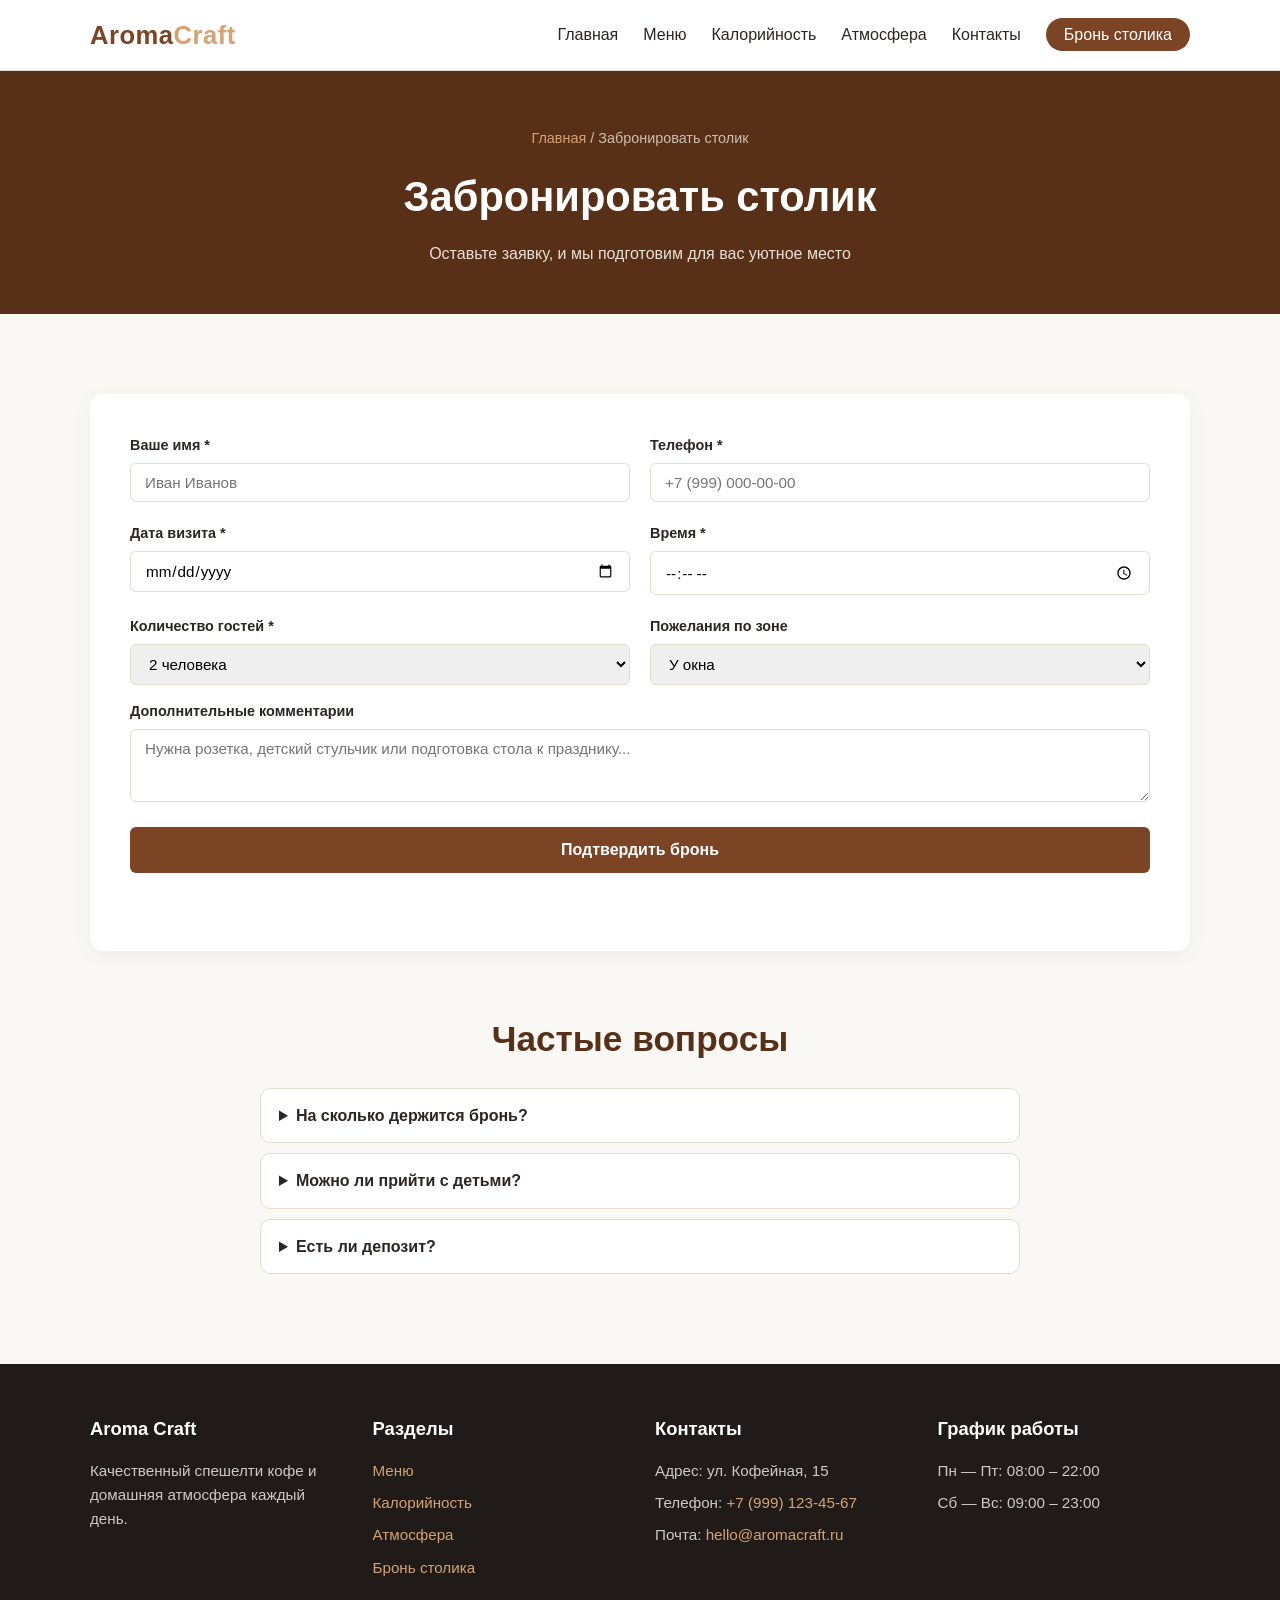
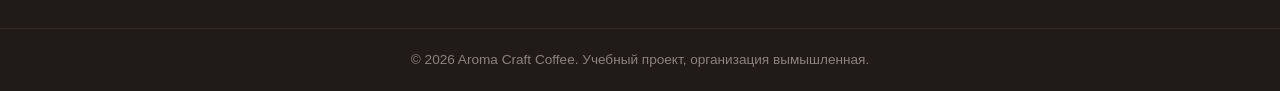
<file: booking.html>
<!DOCTYPE html>
<html lang="ru">
<head>
  <meta charset="UTF-8">
  <meta name="viewport" content="width=device-width, initial-scale=1.0">

  <!-- SEO-метатеги -->
  <title>Забронировать столик в кофейне Aroma Craft онлайн</title>
  <meta name="description" content="Онлайн-бронь столика в Aroma Craft: выберите дату, время, число гостей и зону. Тихая зона, окно или веранда.">
  <meta name="keywords" content="забронировать столик, бронь кофейня, столик онлайн">
  <meta name="robots" content="index, follow">
  <link rel="canonical" href="http://u993784c.beget.tech/booking.html">

  <!-- Open Graph (превью в соцсетях и мессенджерах) -->
  <meta property="og:type" content="website">
  <meta property="og:title" content="Забронировать столик в кофейне Aroma Craft онлайн">
  <meta property="og:description" content="Онлайн-бронь столика в Aroma Craft: выберите дату, время, число гостей и зону. Тихая зона, окно или веранда.">
  <meta property="og:url" content="http://u993784c.beget.tech/booking.html">
  <meta property="og:locale" content="ru_RU">

  <link rel="stylesheet" href="style.css">
  <!-- Yandex.Metrika counter -->
<script>
    (function(m,e,t,r,i,k,a){
        m[i]=m[i]||function(){(m[i].a=m[i].a||[]).push(arguments)};
        m[i].l=1*new Date();
        for (var j = 0; j < document.scripts.length; j++) {if (document.scripts[j].src === r) { return; }}
        k=e.createElement(t),a=e.getElementsByTagName(t)[0],k.async=1,k.src=r,a.parentNode.insertBefore(k,a)
    })(window, document,'script','https://mc.yandex.ru/metrika/tag.js?id=113708722', 'ym');

    ym(113708722, 'init', {ssr:true, webvisor:true, clickmap:true, ecommerce:"dataLayer", referrer: document.referrer, url: location.href, accurateTrackBounce:true, trackLinks:true});
</script>

</head>
<body>
<noscript><div><img src="https://mc.yandex.ru/watch/113708722" style="position:absolute; left:-9999px;" alt="" /></div></noscript>
<!-- /Yandex.Metrika counter -->
  <!-- Шапка сайта (одинаковая на всех страницах) -->
  <header class="header">
    <div class="container header-container">
      <a href="index.html" class="logo">Aroma<span>Craft</span></a>
      <button class="burger" type="button" aria-label="Открыть меню" aria-expanded="false">☰</button>
      <nav class="nav" aria-label="Основное меню">
        <ul class="nav-list">
          <li class="nav-item"><a href="index.html" class="nav-link">Главная</a></li>
          <li class="nav-item"><a href="menu.html" class="nav-link">Меню</a></li>
          <li class="nav-item"><a href="nutrition.html" class="nav-link">Калорийность</a></li>
          <li class="nav-item"><a href="atmosphere.html" class="nav-link">Атмосфера</a></li>
          <li class="nav-item"><a href="contacts.html" class="nav-link">Контакты</a></li>
          <li class="nav-item"><a href="booking.html" class="nav-link nav-btn nav-link--active">Бронь столика</a></li>
        </ul>
      </nav>
    </div>
  </header>

  <main>
    <section class="page-hero">
      <div class="container">
        <nav class="breadcrumbs" aria-label="Хлебные крошки"><a href="index.html">Главная</a> / <span>Забронировать столик</span></nav>
        <h1 class="page-title">Забронировать столик</h1>
        <p class="page-subtitle">Оставьте заявку, и мы подготовим для вас уютное место</p>
      </div>
    </section>
    <section class="section booking-section">
      <div class="container">
        <div class="booking-wrapper">
          <form class="booking-form" id="booking-form" action="#" method="POST">
            <div class="form-grid">
              <div class="form-group">
                <label for="user-name">Ваше имя *</label>
                <input type="text" id="user-name" name="name" required minlength="2" placeholder="Иван Иванов" autocomplete="name">
              </div>
              <div class="form-group">
                <label for="user-phone">Телефон *</label>
                <input type="tel" id="user-phone" name="phone" required pattern="[0-9+\s\-\(\)]{10,}" title="Телефон: не менее 10 цифр" placeholder="+7 (999) 000-00-00" autocomplete="tel">
              </div>
              <div class="form-group">
                <label for="visit-date">Дата визита *</label>
                <input type="date" id="visit-date" name="date" required>
              </div>
              <div class="form-group">
                <label for="visit-time">Время *</label>
                <input type="time" id="visit-time" name="time" required min="08:00" max="22:00">
              </div>
              <div class="form-group">
                <label for="guests-count">Количество гостей *</label>
                <select id="guests-count" name="guests" required>
                  <option value="1">1 человек</option>
                  <option value="2" selected>2 человека</option>
                  <option value="3-4">3–4 человека</option>
                  <option value="5+">5 и более</option>
                </select>
              </div>
              <div class="form-group">
                <label for="seating-zone">Пожелания по зоне</label>
                <select id="seating-zone" name="zone">
                  <option value="window">У окна</option>
                  <option value="quiet">Тихая зона (для работы)</option>
                  <option value="terrace">Веранда</option>
                </select>
              </div>
            </div>
            <div class="form-group full-width">
              <label for="user-comment">Дополнительные комментарии</label>
              <textarea id="user-comment" name="comment" rows="3" placeholder="Нужна розетка, детский стульчик или подготовка стола к празднику..."></textarea>
            </div>
            <button type="submit" class="btn btn-primary submit-btn">Подтвердить бронь</button>
            <p class="form-msg" id="form-msg" role="status"></p>
          </form>
        </div>

        <div class="faq">
          <h2 class="section-title">Частые вопросы</h2>
          <details><summary>На сколько держится бронь?</summary><p>Столик ждёт вас 15 минут после выбранного времени.</p></details>
          <details><summary>Можно ли прийти с детьми?</summary><p>Да, у нас есть детские стульчики. Укажите это в комментарии.</p></details>
          <details><summary>Есть ли депозит?</summary><p>Нет, для компаний до 8 человек бронь бесплатная.</p></details>
        </div>
      </div>
    </section>
  </main>

  <!-- Подвал сайта (одинаковый на всех страницах) -->
  <footer class="footer">
    <div class="container footer-container">
      <div class="footer-col">
        <h3 class="footer-title">Aroma Craft</h3>
        <p>Качественный спешелти кофе и домашняя атмосфера каждый день.</p>
      </div>
      <div class="footer-col">
        <h3 class="footer-title">Разделы</h3>
        <p><a href="menu.html">Меню</a></p>
        <p><a href="nutrition.html">Калорийность</a></p>
        <p><a href="atmosphere.html">Атмосфера</a></p>
        <p><a href="booking.html">Бронь столика</a></p>
      </div>
      <div class="footer-col">
        <h3 class="footer-title">Контакты</h3>
        <p>Адрес: ул. Кофейная, 15</p>
        <p>Телефон: <a href="tel:+79991234567">+7 (999) 123-45-67</a></p>
        <p>Почта: <a href="mailto:hello@aromacraft.ru">hello@aromacraft.ru</a></p>
      </div>
      <div class="footer-col">
        <h3 class="footer-title">График работы</h3>
        <p>Пн — Пт: 08:00 – 22:00</p>
        <p>Сб — Вс: 09:00 – 23:00</p>
      </div>
    </div>
    <div class="footer-bottom">
      <div class="container">
        <p>&copy; 2026 Aroma Craft Coffee. Учебный проект, организация вымышленная.</p>
      </div>
    </div>
  </footer>

  <script src="script.js"></script>
</body>
</html>
</file>
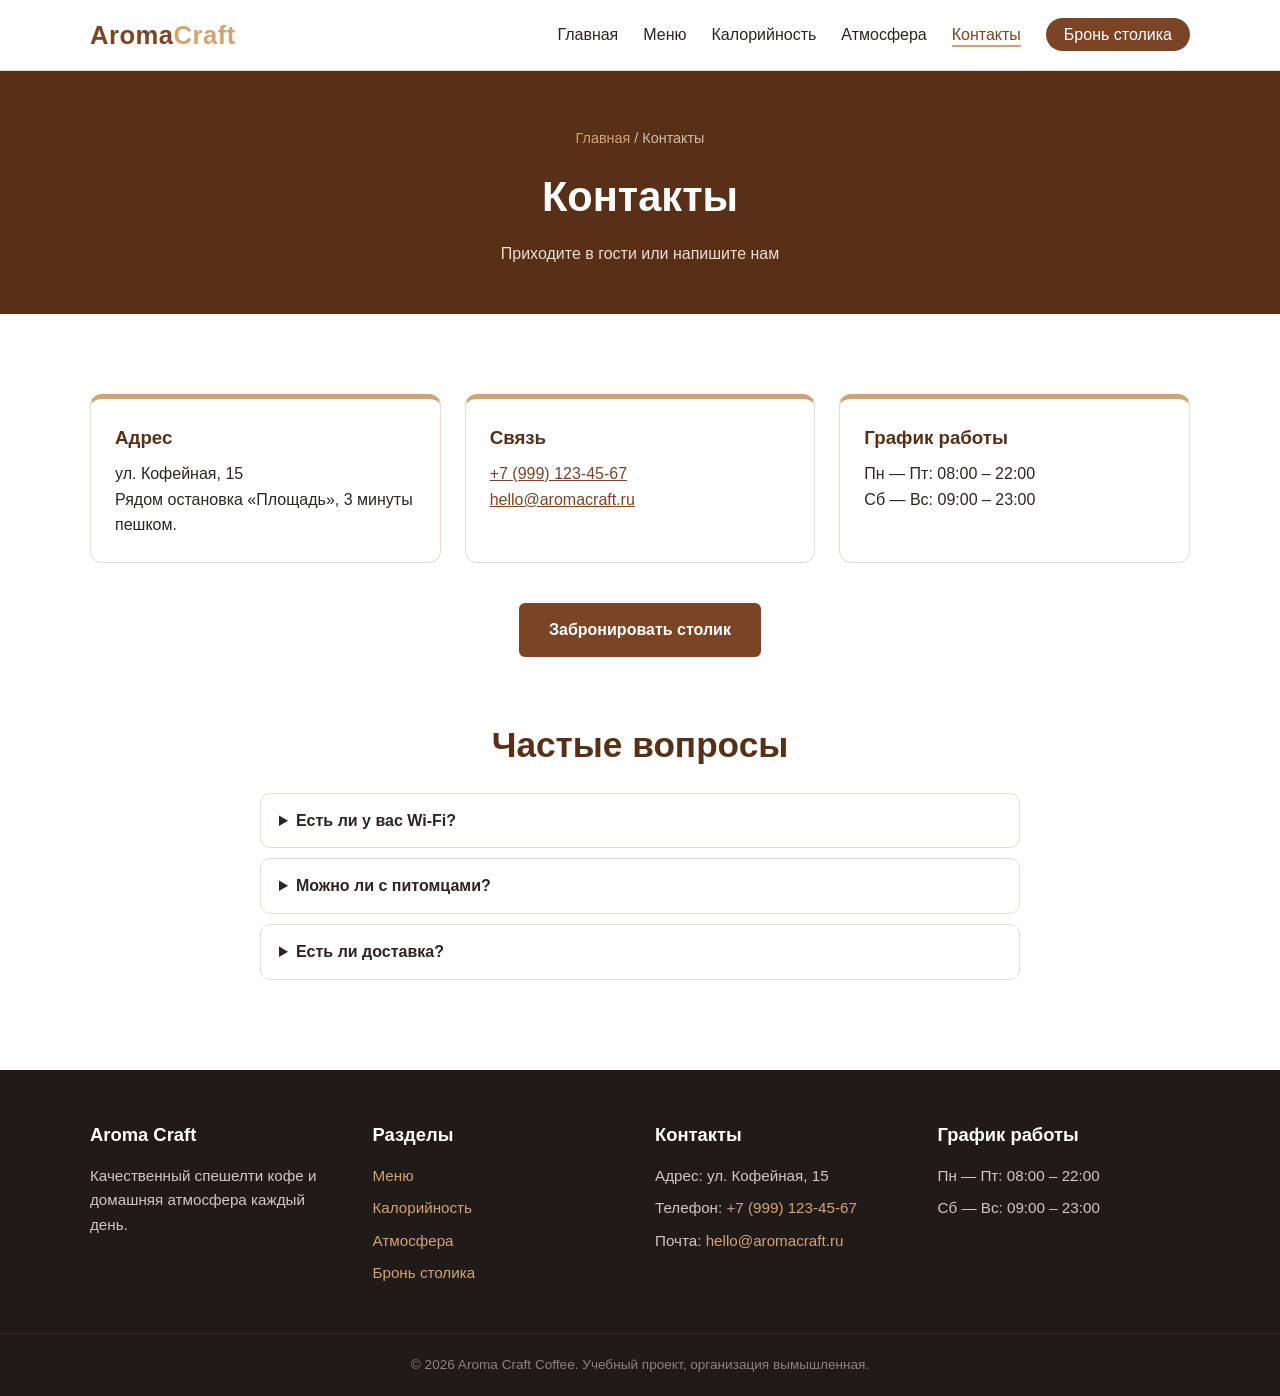
<file: contacts.html>
<!DOCTYPE html>
<html lang="ru">
<head>
  <meta charset="UTF-8">
  <meta name="viewport" content="width=device-width, initial-scale=1.0">

  <!-- SEO-метатеги -->
  <title>Контакты кофейни Aroma Craft — адрес, телефон, график работы</title>
  <meta name="description" content="Как найти Aroma Craft: адрес, телефон, почта и график работы. Ответы на частые вопросы гостей.">
  <meta name="keywords" content="контакты кофейни, адрес кофейни, телефон кофейни, режим работы">
  <meta name="robots" content="index, follow">
  <link rel="canonical" href="http://u993784c.beget.tech/contacts.html">

  <!-- Open Graph (превью в соцсетях и мессенджерах) -->
  <meta property="og:type" content="website">
  <meta property="og:title" content="Контакты кофейни Aroma Craft — адрес, телефон, график работы">
  <meta property="og:description" content="Как найти Aroma Craft: адрес, телефон, почта и график работы. Ответы на частые вопросы гостей.">
  <meta property="og:url" content="http://u993784c.beget.tech/contacts.html">
  <meta property="og:locale" content="ru_RU">

  <link rel="stylesheet" href="style.css">
  <!-- Микроразметка Schema.org: вопросы и ответы -->
  <script type="application/ld+json">
  {
    "@context": "https://schema.org",
    "@type": "FAQPage",
    "mainEntity": [
      {"@type": "Question", "name": "Есть ли у вас Wi-Fi?", "acceptedAnswer": {"@type": "Answer", "text": "Да, быстрый бесплатный Wi-Fi во всех зонах."}},
      {"@type": "Question", "name": "Можно ли с питомцами?", "acceptedAnswer": {"@type": "Answer", "text": "Да, с небольшими собаками на веранде."}},
      {"@type": "Question", "name": "Есть ли доставка?", "acceptedAnswer": {"@type": "Answer", "text": "Пока нет, напитки и выпечку можно заказать с собой."}}
    ]
  }
  </script>
  <!-- Yandex.Metrika counter -->
<script>
    (function(m,e,t,r,i,k,a){
        m[i]=m[i]||function(){(m[i].a=m[i].a||[]).push(arguments)};
        m[i].l=1*new Date();
        for (var j = 0; j < document.scripts.length; j++) {if (document.scripts[j].src === r) { return; }}
        k=e.createElement(t),a=e.getElementsByTagName(t)[0],k.async=1,k.src=r,a.parentNode.insertBefore(k,a)
    })(window, document,'script','https://mc.yandex.ru/metrika/tag.js?id=113708722', 'ym');

    ym(113708722, 'init', {ssr:true, webvisor:true, clickmap:true, ecommerce:"dataLayer", referrer: document.referrer, url: location.href, accurateTrackBounce:true, trackLinks:true});
</script>

</head>
<body>
<noscript><div><img src="https://mc.yandex.ru/watch/113708722" style="position:absolute; left:-9999px;" alt="" /></div></noscript>
<!-- /Yandex.Metrika counter -->
  <!-- Шапка сайта (одинаковая на всех страницах) -->
  <header class="header">
    <div class="container header-container">
      <a href="index.html" class="logo">Aroma<span>Craft</span></a>
      <button class="burger" type="button" aria-label="Открыть меню" aria-expanded="false">☰</button>
      <nav class="nav" aria-label="Основное меню">
        <ul class="nav-list">
          <li class="nav-item"><a href="index.html" class="nav-link">Главная</a></li>
          <li class="nav-item"><a href="menu.html" class="nav-link">Меню</a></li>
          <li class="nav-item"><a href="nutrition.html" class="nav-link">Калорийность</a></li>
          <li class="nav-item"><a href="atmosphere.html" class="nav-link">Атмосфера</a></li>
          <li class="nav-item"><a href="contacts.html" class="nav-link nav-link--active">Контакты</a></li>
          <li class="nav-item"><a href="booking.html" class="nav-link nav-btn">Бронь столика</a></li>
        </ul>
      </nav>
    </div>
  </header>

  <main>
    <section class="page-hero">
      <div class="container">
        <nav class="breadcrumbs" aria-label="Хлебные крошки"><a href="index.html">Главная</a> / <span>Контакты</span></nav>
        <h1 class="page-title">Контакты</h1>
        <p class="page-subtitle">Приходите в гости или напишите нам</p>
      </div>
    </section>
    <section class="section">
      <div class="container">
        <div class="info-cards">
          <article class="info-card"><h3>Адрес</h3><p>ул. Кофейная, 15</p><p>Рядом остановка «Площадь», 3 минуты пешком.</p></article>
          <article class="info-card"><h3>Связь</h3><p><a href="tel:+79991234567">+7 (999) 123-45-67</a></p><p><a href="mailto:hello@aromacraft.ru">hello@aromacraft.ru</a></p></article>
          <article class="info-card"><h3>График работы</h3><p>Пн — Пт: 08:00 – 22:00</p><p>Сб — Вс: 09:00 – 23:00</p></article>
        </div>
        <p class="more-link"><a class="btn btn-dark" href="booking.html">Забронировать столик</a></p>

        <div class="faq">
          <h2 class="section-title">Частые вопросы</h2>
          <details><summary>Есть ли у вас Wi-Fi?</summary><p>Да, быстрый бесплатный Wi-Fi во всех зонах.</p></details>
          <details><summary>Можно ли с питомцами?</summary><p>Да, с небольшими собаками на веранде.</p></details>
          <details><summary>Есть ли доставка?</summary><p>Пока нет, напитки и выпечку можно заказать с собой.</p></details>
        </div>
      </div>
    </section>
  </main>

  <!-- Подвал сайта (одинаковый на всех страницах) -->
  <footer class="footer">
    <div class="container footer-container">
      <div class="footer-col">
        <h3 class="footer-title">Aroma Craft</h3>
        <p>Качественный спешелти кофе и домашняя атмосфера каждый день.</p>
      </div>
      <div class="footer-col">
        <h3 class="footer-title">Разделы</h3>
        <p><a href="menu.html">Меню</a></p>
        <p><a href="nutrition.html">Калорийность</a></p>
        <p><a href="atmosphere.html">Атмосфера</a></p>
        <p><a href="booking.html">Бронь столика</a></p>
      </div>
      <div class="footer-col">
        <h3 class="footer-title">Контакты</h3>
        <p>Адрес: ул. Кофейная, 15</p>
        <p>Телефон: <a href="tel:+79991234567">+7 (999) 123-45-67</a></p>
        <p>Почта: <a href="mailto:hello@aromacraft.ru">hello@aromacraft.ru</a></p>
      </div>
      <div class="footer-col">
        <h3 class="footer-title">График работы</h3>
        <p>Пн — Пт: 08:00 – 22:00</p>
        <p>Сб — Вс: 09:00 – 23:00</p>
      </div>
    </div>
    <div class="footer-bottom">
      <div class="container">
        <p>&copy; 2026 Aroma Craft Coffee. Учебный проект, организация вымышленная.</p>
      </div>
    </div>
  </footer>

  <script src="script.js"></script>
</body>
</html>
</file>
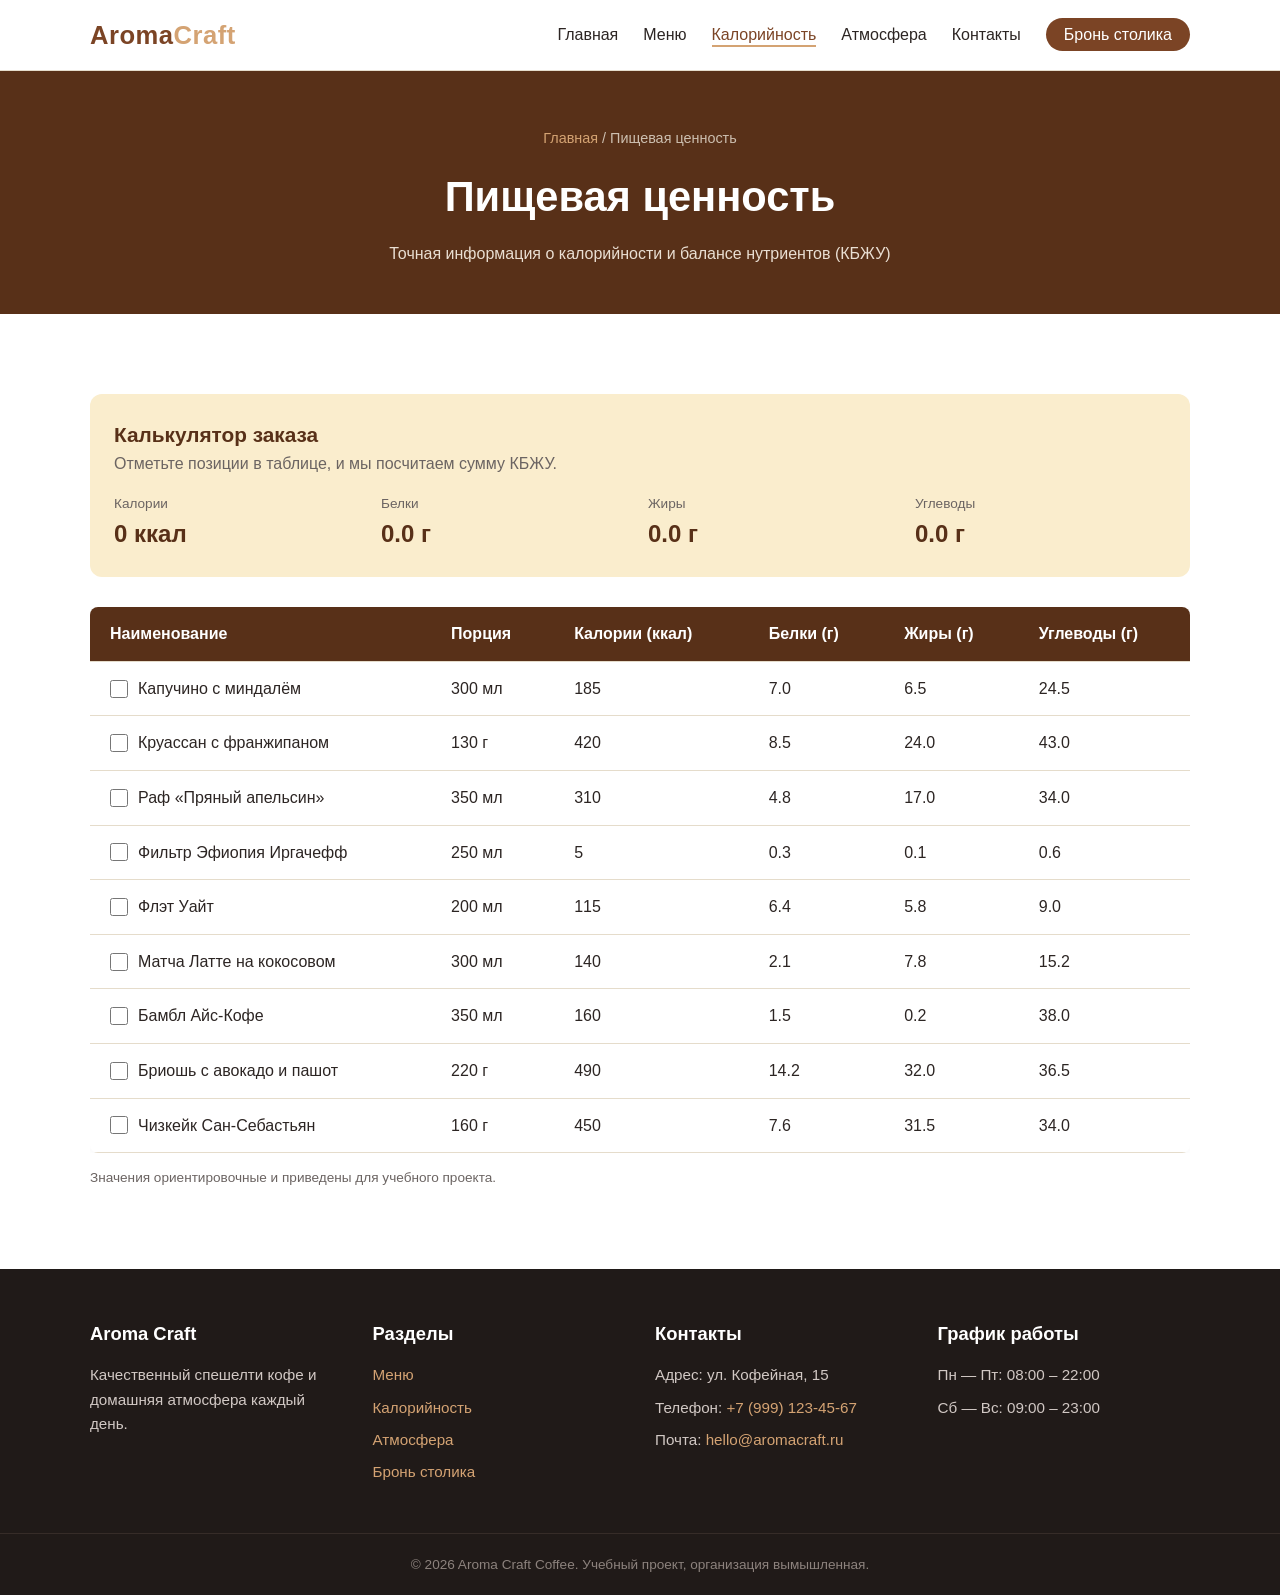
<file: nutrition.html>
<!DOCTYPE html>
<html lang="ru">
<head>
  <meta charset="UTF-8">
  <meta name="viewport" content="width=device-width, initial-scale=1.0">

  <!-- SEO-метатеги -->
  <title>Калорийность и КБЖУ меню Aroma Craft — таблица и калькулятор</title>
  <meta name="description" content="Пищевая ценность всех позиций кофейни Aroma Craft: калории, белки, жиры и углеводы. Отметьте блюда и посчитайте КБЖУ своего заказа.">
  <meta name="keywords" content="калорийность кофе, кбжу меню, калории капучино, калькулятор калорий">
  <meta name="robots" content="index, follow">
  <link rel="canonical" href="http://u993784c.beget.tech/nutrition.html">

  <!-- Open Graph (превью в соцсетях и мессенджерах) -->
  <meta property="og:type" content="website">
  <meta property="og:title" content="Калорийность и КБЖУ меню Aroma Craft — таблица и калькулятор">
  <meta property="og:description" content="Пищевая ценность всех позиций кофейни Aroma Craft: калории, белки, жиры и углеводы. Отметьте блюда и посчитайте КБЖУ своего заказа.">
  <meta property="og:url" content="http://u993784c.beget.tech/nutrition.html">
  <meta property="og:locale" content="ru_RU">

  <link rel="stylesheet" href="style.css">
  <!-- Yandex.Metrika counter -->
<script>
    (function(m,e,t,r,i,k,a){
        m[i]=m[i]||function(){(m[i].a=m[i].a||[]).push(arguments)};
        m[i].l=1*new Date();
        for (var j = 0; j < document.scripts.length; j++) {if (document.scripts[j].src === r) { return; }}
        k=e.createElement(t),a=e.getElementsByTagName(t)[0],k.async=1,k.src=r,a.parentNode.insertBefore(k,a)
    })(window, document,'script','https://mc.yandex.ru/metrika/tag.js?id=113708722', 'ym');

    ym(113708722, 'init', {ssr:true, webvisor:true, clickmap:true, ecommerce:"dataLayer", referrer: document.referrer, url: location.href, accurateTrackBounce:true, trackLinks:true});
</script>

</head>
<body>
<noscript><div><img src="https://mc.yandex.ru/watch/113708722" style="position:absolute; left:-9999px;" alt="" /></div></noscript>
<!-- /Yandex.Metrika counter -->
  <!-- Шапка сайта (одинаковая на всех страницах) -->
  <header class="header">
    <div class="container header-container">
      <a href="index.html" class="logo">Aroma<span>Craft</span></a>
      <button class="burger" type="button" aria-label="Открыть меню" aria-expanded="false">☰</button>
      <nav class="nav" aria-label="Основное меню">
        <ul class="nav-list">
          <li class="nav-item"><a href="index.html" class="nav-link">Главная</a></li>
          <li class="nav-item"><a href="menu.html" class="nav-link">Меню</a></li>
          <li class="nav-item"><a href="nutrition.html" class="nav-link nav-link--active">Калорийность</a></li>
          <li class="nav-item"><a href="atmosphere.html" class="nav-link">Атмосфера</a></li>
          <li class="nav-item"><a href="contacts.html" class="nav-link">Контакты</a></li>
          <li class="nav-item"><a href="booking.html" class="nav-link nav-btn">Бронь столика</a></li>
        </ul>
      </nav>
    </div>
  </header>

  <main>
    <section class="page-hero">
      <div class="container">
        <nav class="breadcrumbs" aria-label="Хлебные крошки"><a href="index.html">Главная</a> / <span>Пищевая ценность</span></nav>
        <h1 class="page-title">Пищевая ценность</h1>
        <p class="page-subtitle">Точная информация о калорийности и балансе нутриентов (КБЖУ)</p>
      </div>
    </section>
    <section class="section">
      <div class="container">
        <div class="calc-box" aria-live="polite">
          <h2 class="calc-title">Калькулятор заказа</h2>
          <p class="calc-hint">Отметьте позиции в таблице, и мы посчитаем сумму КБЖУ.</p>
          <dl class="calc-grid">
            <div><dt>Калории</dt><dd><span id="sum-kcal">0</span> ккал</dd></div>
            <div><dt>Белки</dt><dd><span id="sum-p">0.0</span> г</dd></div>
            <div><dt>Жиры</dt><dd><span id="sum-f">0.0</span> г</dd></div>
            <div><dt>Углеводы</dt><dd><span id="sum-c">0.0</span> г</dd></div>
          </dl>
        </div>

        <div class="table-responsive">
          <table class="nutrition-table">
            <caption class="visually-hidden">Пищевая ценность позиций меню Aroma Craft</caption>
            <thead>
              <tr>
                <th scope="col">Наименование</th>
                <th scope="col">Порция</th>
                <th scope="col">Калории (ккал)</th>
                <th scope="col">Белки (г)</th>
                <th scope="col">Жиры (г)</th>
                <th scope="col">Углеводы (г)</th>
              </tr>
            </thead>
            <tbody>
              <tr>
                <td><label class="check-label"><input type="checkbox" class="calc-check" data-kcal="185" data-p="7.0" data-f="6.5" data-c="24.5"> Капучино с миндалём</label></td>
                <td>300 мл</td>
                <td>185</td>
                <td>7.0</td>
                <td>6.5</td>
                <td>24.5</td>
              </tr>
              <tr>
                <td><label class="check-label"><input type="checkbox" class="calc-check" data-kcal="420" data-p="8.5" data-f="24.0" data-c="43.0"> Круассан с франжипаном</label></td>
                <td>130 г</td>
                <td>420</td>
                <td>8.5</td>
                <td>24.0</td>
                <td>43.0</td>
              </tr>
              <tr>
                <td><label class="check-label"><input type="checkbox" class="calc-check" data-kcal="310" data-p="4.8" data-f="17.0" data-c="34.0"> Раф «Пряный апельсин»</label></td>
                <td>350 мл</td>
                <td>310</td>
                <td>4.8</td>
                <td>17.0</td>
                <td>34.0</td>
              </tr>
              <tr>
                <td><label class="check-label"><input type="checkbox" class="calc-check" data-kcal="5" data-p="0.3" data-f="0.1" data-c="0.6"> Фильтр Эфиопия Иргачефф</label></td>
                <td>250 мл</td>
                <td>5</td>
                <td>0.3</td>
                <td>0.1</td>
                <td>0.6</td>
              </tr>
              <tr>
                <td><label class="check-label"><input type="checkbox" class="calc-check" data-kcal="115" data-p="6.4" data-f="5.8" data-c="9.0"> Флэт Уайт</label></td>
                <td>200 мл</td>
                <td>115</td>
                <td>6.4</td>
                <td>5.8</td>
                <td>9.0</td>
              </tr>
              <tr>
                <td><label class="check-label"><input type="checkbox" class="calc-check" data-kcal="140" data-p="2.1" data-f="7.8" data-c="15.2"> Матча Латте на кокосовом</label></td>
                <td>300 мл</td>
                <td>140</td>
                <td>2.1</td>
                <td>7.8</td>
                <td>15.2</td>
              </tr>
              <tr>
                <td><label class="check-label"><input type="checkbox" class="calc-check" data-kcal="160" data-p="1.5" data-f="0.2" data-c="38.0"> Бамбл Айс-Кофе</label></td>
                <td>350 мл</td>
                <td>160</td>
                <td>1.5</td>
                <td>0.2</td>
                <td>38.0</td>
              </tr>
              <tr>
                <td><label class="check-label"><input type="checkbox" class="calc-check" data-kcal="490" data-p="14.2" data-f="32.0" data-c="36.5"> Бриошь с авокадо и пашот</label></td>
                <td>220 г</td>
                <td>490</td>
                <td>14.2</td>
                <td>32.0</td>
                <td>36.5</td>
              </tr>
              <tr>
                <td><label class="check-label"><input type="checkbox" class="calc-check" data-kcal="450" data-p="7.6" data-f="31.5" data-c="34.0"> Чизкейк Сан-Себастьян</label></td>
                <td>160 г</td>
                <td>450</td>
                <td>7.6</td>
                <td>31.5</td>
                <td>34.0</td>
              </tr>
            </tbody>
          </table>
        </div>
        <p class="note">Значения ориентировочные и приведены для учебного проекта.</p>
      </div>
    </section>
  </main>

  <!-- Подвал сайта (одинаковый на всех страницах) -->
  <footer class="footer">
    <div class="container footer-container">
     <div class="footer-col">
  <h3 class="footer-title">Aroma Craft</h3>
  <p>Качественный спешелти кофе и домашняя атмосфера каждый день.</p>
</div>
      <div class="footer-col">
        <h3 class="footer-title">Разделы</h3>
        <p><a href="menu.html">Меню</a></p>
        <p><a href="nutrition.html">Калорийность</a></p>
        <p><a href="atmosphere.html">Атмосфера</a></p>
        <p><a href="booking.html">Бронь столика</a></p>
      </div>
      <div class="footer-col">
        <h3 class="footer-title">Контакты</h3>
        <p>Адрес: ул. Кофейная, 15</p>
        <p>Телефон: <a href="tel:+79991234567">+7 (999) 123-45-67</a></p>
        <p>Почта: <a href="mailto:hello@aromacraft.ru">hello@aromacraft.ru</a></p>
      </div>
      <div class="footer-col">
        <h3 class="footer-title">График работы</h3>
        <p>Пн — Пт: 08:00 – 22:00</p>
        <p>Сб — Вс: 09:00 – 23:00</p>
      </div>
    </div>
    <div class="footer-bottom">
      <div class="container">
        <p>&copy; 2026 Aroma Craft Coffee. Учебный проект, организация вымышленная.</p>
      </div>
    </div>
  </footer>

  <script src="script.js"></script>
</body>
</html>
</file>
<file: style.css>
/* --- ПЕРЕМЕННЫЕ И БАЗОВЫЕ НАСТРОЙКИ --- */
:root {
  --primary-color: #7b4425;
  --primary-dark: #583018;
  --secondary-color: #d4a373;
  --accent-color: #faedcd;
  --text-dark: #2c2523;
  --text-muted: #6b6462;
  --bg-light: #fefae0;
  --bg-white: #ffffff;
  --border-color: #e5dccb;
  --transition-speed: 0.3s;
  --font-main: -apple-system, BlinkMacSystemFont, "Segoe UI", Roboto, Oxygen, Ubuntu, Cantarell, sans-serif;
}

* {
  box-sizing: border-box;
  margin: 0;
  padding: 0;
}

html {
  scroll-behavior: smooth;
  font-family: var(--font-main);
  color: var(--text-dark);
  background-color: var(--bg-white);
  line-height: 1.6;
}

body {
  display: flex;
  flex-direction: column;
  min-height: 100vh;
}

/* --- КОНТЕЙНЕРЫ И ТИПОГРАФИКА --- */
.container {
  width: 100%;
  max-width: 1140px;
  margin: 0 auto;
  padding: 0 20px;
}

.section {
  padding: 80px 0;
}

.section-header {
  text-align: center;
  margin-bottom: 45px;
}

.section-title {
  font-size: 2.2rem;
  color: var(--primary-dark);
  margin-bottom: 10px;
}

.section-desc {
  font-size: 1.1rem;
  color: var(--text-muted);
}

/* --- ШАПКА И НАВИГАЦИЯ --- */
.header {
  position: sticky;
  top: 0;
  z-index: 100;
  background-color: rgba(255, 255, 255, 0.96);
  backdrop-filter: blur(8px);
  border-bottom: 1px solid var(--border-color);
}

.header-container {
  display: flex;
  justify-content: space-between;
  align-items: center;
  height: 70px;
}

.logo {
  font-size: 1.6rem;
  font-weight: 800;
  color: var(--primary-color);
  text-decoration: none;
  letter-spacing: 0.5px;
}

.logo span {
  color: var(--secondary-color);
}

.nav-list {
  display: flex;
  gap: 25px;
  list-style: none;
  align-items: center;
}

.nav-link {
  text-decoration: none;
  color: var(--text-dark);
  font-weight: 500;
  transition: color var(--transition-speed) ease;
}

.nav-link:hover {
  color: var(--primary-color);
}

.nav-btn {
  padding: 8px 18px;
  background-color: var(--primary-color);
  color: #fff !important;
  border-radius: 20px;
  transition: background-color var(--transition-speed) ease;
}

.nav-btn:hover {
  background-color: var(--primary-dark);
}

/* --- ГЛАВНЫЙ БАННЕР (HERO) --- */
.hero {
  background: linear-gradient(rgba(30, 20, 15, 0.7), rgba(30, 20, 15, 0.7)),
              url("images/hero.webp") center/cover no-repeat;
  color: #ffffff;
  padding: 130px 0;
  text-align: center;
}

.hero-title {
  font-size: 3rem;
  line-height: 1.2;
  margin-bottom: 20px;
}

.hero-subtitle {
  font-size: 1.25rem;
  max-width: 650px;
  margin: 0 auto 35px;
  color: #f0ebe5;
}

.hero-actions {
  display: flex;
  justify-content: center;
  gap: 15px;
  flex-wrap: wrap;
}

.btn {
  display: inline-block;
  padding: 12px 28px;
  font-weight: 600;
  border-radius: 6px;
  text-decoration: none;
  transition: all var(--transition-speed) ease;
  cursor: pointer;
  border: 2px solid transparent;
}

.btn-primary {
  background-color: var(--secondary-color);
  color: #2c2523;
}

.btn-primary:hover {
  background-color: #c49262;
}

.btn-secondary {
  background-color: transparent;
  color: #fff;
  border-color: #fff;
}

.btn-secondary:hover {
  background-color: #fff;
  color: var(--text-dark);
}

/* --- РАЗДЕЛ "О НАС" --- */
.about {
  background-color: var(--bg-white);
}

.about-grid {
  display: grid;
  grid-template-columns: 2fr 1fr;
  gap: 40px;
  align-items: center;
}

.about-text h3 {
  font-size: 1.6rem;
  margin-bottom: 15px;
  color: var(--primary-dark);
}

.features-list {
  margin-top: 20px;
  padding-left: 20px;
}

.features-list li {
  margin-bottom: 10px;
  color: var(--text-dark);
}

.about-card {
  display: flex;
  flex-direction: column;
  gap: 20px;
}

.about-stat {
  background-color: var(--accent-color);
  padding: 25px;
  border-radius: 10px;
  text-align: center;
}

.stat-number {
  display: block;
  font-size: 2.2rem;
  font-weight: 800;
  color: var(--primary-dark);
}

.stat-label {
  font-size: 0.95rem;
  color: var(--text-muted);
}

/* --- МЕНЮ (КАРТОЧКИ НА GRID) --- */
/* --- СТИЛИ ДЛЯ КАТЕГОРИЙ В МЕНЮ --- */
.menu-category {
  margin-bottom: 50px;
}

.menu-category:last-child {
  margin-bottom: 0;
}

.category-title {
  font-size: 1.5rem;
  color: var(--primary-dark);
  margin-bottom: 25px;
  padding-bottom: 8px;
  border-bottom: 2px solid var(--accent-color);
  display: inline-block;
}
.menu {
  background-color: #faf8f5;
}

.menu-grid {
  display: grid;
  grid-template-columns: repeat(auto-fit, minmax(280px, 1fr));
  gap: 30px;
}

.card {
  background: var(--bg-white);
  border-radius: 12px;
  overflow: hidden;
  box-shadow: 0 4px 15px rgba(0, 0, 0, 0.05);
  display: flex;
  flex-direction: column;
  transition: transform var(--transition-speed) ease, box-shadow var(--transition-speed) ease;
}
.card-meta {
  display: flex;
  flex-direction: column;
  align-items: flex-end;
  gap: 2px;
}

.card-calories {
  font-size: 0.8rem;
  font-weight: 600;
  color: var(--primary-color);
  background-color: var(--accent-color);
  padding: 2px 6px;
  border-radius: 4px;
}
.card:hover {
  transform: translateY(-5px);
  box-shadow: 0 8px 25px rgba(0, 0, 0, 0.1);
}

.card-img-wrap {
  position: relative;
  height: 200px;
}

.card-img {
  width: 100%;
  height: 100%;
  object-fit: cover;
}

.card-badge {
  position: absolute;
  top: 15px;
  right: 15px;
  background-color: var(--primary-color);
  color: #fff;
  font-size: 0.75rem;
  font-weight: 700;
  padding: 4px 10px;
  border-radius: 15px;
  text-transform: uppercase;
}

.card-body {
  padding: 20px;
  display: flex;
  flex-direction: column;
  flex-grow: 1;
}

.card-title {
  font-size: 1.25rem;
  margin-bottom: 8px;
  color: var(--text-dark);
}

.card-desc {
  font-size: 0.95rem;
  color: var(--text-muted);
  margin-bottom: 20px;
  flex-grow: 1;
}

.card-footer {
  display: flex;
  justify-content: space-between;
  align-items: center;
  border-top: 1px solid var(--border-color);
  padding-top: 15px;
}

.card-price {
  font-size: 1.3rem;
  font-weight: 700;
  color: var(--primary-dark);
}

.card-volume, .card-weight {
  font-size: 0.9rem;
  color: var(--text-muted);
}

/* --- АТМОСФЕРА / АУДИО --- */
.atmosphere {
  background-color: var(--accent-color);
  text-align: center;
}

.media-box {
  display: flex;
  justify-content: center;
  margin-top: 20px;
}

.audio-widget {
  background: var(--bg-white);
  padding: 25px;
  border-radius: 12px;
  box-shadow: 0 4px 12px rgba(0, 0, 0, 0.05);
}

.audio-widget p {
  margin-bottom: 12px;
}

/* --- ТАБЛИЦА ПИЩЕВОЙ ЦЕННОСТИ --- */
.table-responsive {
  overflow-x: auto;
}

.nutrition-table {
  width: 100%;
  border-collapse: collapse;
  background: var(--bg-white);
  border-radius: 8px;
  overflow: hidden;
  box-shadow: 0 2px 10px rgba(0, 0, 0, 0.03);
}

.nutrition-table th,
.nutrition-table td {
  padding: 14px 20px;
  text-align: left;
  border-bottom: 1px solid var(--border-color);
}

.nutrition-table th {
  background-color: var(--primary-dark);
  color: #ffffff;
  font-weight: 600;
}

.nutrition-table tbody tr:hover {
  background-color: #faf5ee;
}

/* --- ФОРМА БРОНИРОВАНИЯ --- */
.booking-section {
  background-color: #faf8f5;
}

.booking-wrapper {
  background-color: var(--bg-white);
  padding: 40px;
  border-radius: 14px;
  box-shadow: 0 4px 20px rgba(0, 0, 0, 0.05);
}

.form-grid {
  display: grid;
  grid-template-columns: repeat(2, 1fr);
  gap: 20px;
}

.form-group {
  display: flex;
  flex-direction: column;
}

.form-group.full-width {
  grid-column: span 2;
  margin-top: 15px;
}

.form-group label {
  font-size: 0.9rem;
  font-weight: 600;
  margin-bottom: 6px;
  color: var(--text-dark);
}

.form-group input,
.form-group select,
.form-group textarea {
  width: 100%;
  padding: 10px 14px;
  border: 1px solid var(--border-color);
  border-radius: 6px;
  font-family: inherit;
  font-size: 0.95rem;
  outline: none;
  transition: border-color var(--transition-speed) ease;
}

.form-group input:focus,
.form-group select:focus,
.form-group textarea:focus {
  border-color: var(--primary-color);
}

.submit-btn {
  width: 100%;
  margin-top: 25px;
  padding: 14px;
  background-color: var(--primary-color);
  color: #fff;
  border: none;
  font-size: 1rem;
}

.submit-btn:hover {
  background-color: var(--primary-dark);
}

/* --- ПОДВАЛ (FOOTER) --- */
.footer {
  background-color: #201a18;
  color: #d1c8c4;
  margin-top: auto;
  padding-top: 50px;
}

.footer-container {
  display: grid;
  grid-template-columns: repeat(auto-fit, minmax(220px, 1fr));
  gap: 30px;
  padding-bottom: 40px;
}

.footer-title {
  color: #fff;
  font-size: 1.15rem;
  margin-bottom: 15px;
}

.footer-col p {
  margin-bottom: 8px;
  font-size: 0.95rem;
}

.footer-col a {
  color: var(--secondary-color);
  text-decoration: none;
}

.footer-col a:hover {
  text-decoration: underline;
}

.footer-bottom {
  border-top: 1px solid #362c28;
  text-align: center;
  padding: 20px 0;
  font-size: 0.85rem;
  color: #8c827d;
}

/* --- АДАПТИВНОСТЬ (@media правила) --- */
@media (max-width: 820px) {
  .hero-title {
    font-size: 2.2rem;
  }

  .about-grid {
    grid-template-columns: 1fr;
  }

  .form-grid {
    grid-template-columns: 1fr;
  }

  .form-group.full-width {
    grid-column: span 1;
  }
}

@media (max-width: 600px) {
  .hero {
    padding: 80px 0;
  }

  .hero-title {
    font-size: 1.8rem;
  }

  .booking-wrapper {
    padding: 20px;
  }
}

/* ==========================================================
   ДОПОЛНЕНИЯ (многостраничная версия)
   ========================================================== */

/* Запасной цвет баннера, пока фото не загрузилось */
.hero { background-color: #3a2517; }

/* Плавный размер заголовка без @media: clamp(мин, желаемое, макс) */
.hero-title { font-size: clamp(1.8rem, 5vw, 3rem); }

/* Появление блока в баннере */
@keyframes fadeUp {
  from { opacity: 0; transform: translateY(24px); }
  to   { opacity: 1; transform: translateY(0); }
}
.hero-content { animation: fadeUp .8s ease-out both; }

/* Подчёркивание пунктов меню (псевдоэлемент ::after) */
.nav-link:not(.nav-btn) { position: relative; }
.nav-link:not(.nav-btn)::after {
  content: "";
  position: absolute;
  left: 0;
  bottom: -4px;
  width: 0;
  height: 2px;
  background-color: var(--secondary-color);
  transition: width var(--transition-speed) ease;
}
.nav-link:not(.nav-btn):hover::after,
.nav-link--active:not(.nav-btn)::after { width: 100%; }
.nav-link--active:not(.nav-btn) { color: var(--primary-color); }

/* Видимый фокус для клавиатуры */
a:focus-visible, button:focus-visible, input:focus-visible,
select:focus-visible, textarea:focus-visible, summary:focus-visible {
  outline: 3px solid var(--secondary-color);
  outline-offset: 2px;
}

/* Текст только для скринридеров */
.visually-hidden {
  position: absolute;
  width: 1px;
  height: 1px;
  overflow: hidden;
  clip-path: inset(50%);
  white-space: nowrap;
}

/* Бургер-меню: на компьютере скрыт */
.burger {
  display: none;
  background: none;
  border: 0;
  font-size: 1.8rem;
  color: var(--primary-color);
  cursor: pointer;
}

/* Баннер внутренних страниц */
.page-hero {
  background-color: var(--primary-dark);
  color: #fff;
  text-align: center;
  padding: 56px 0 48px;
}
.page-title { font-size: clamp(1.8rem, 4vw, 2.6rem); margin-bottom: 10px; }
.page-subtitle { color: #eadfd3; max-width: 640px; margin: 0 auto; }
.breadcrumbs { font-size: 0.9rem; margin-bottom: 14px; color: #cdbfb0; }
.breadcrumbs a { color: var(--secondary-color); text-decoration: none; }
.breadcrumbs a:hover { text-decoration: underline; }

/* Кнопки и ссылки в конце секций */
.btn-dark { background-color: var(--primary-color); color: #fff; }
.btn-dark:hover { background-color: var(--primary-dark); }
.more-link { text-align: center; margin-top: 40px; }

/* Фильтр меню */
.filters { display: flex; justify-content: center; gap: 10px; flex-wrap: wrap; margin-bottom: 35px; }
.chip {
  padding: 8px 20px;
  border: 2px solid var(--secondary-color);
  border-radius: 20px;
  background: transparent;
  color: var(--primary-dark);
  font: inherit;
  font-weight: 600;
  cursor: pointer;
  transition: background-color var(--transition-speed) ease, color var(--transition-speed) ease;
}
.chip:hover { background-color: var(--accent-color); }
.chip--active { background-color: var(--primary-color); border-color: var(--primary-color); color: #fff; }
.card[hidden] { display: none; }

/* Шаги: номер рисуется счётчиком CSS и ::before */
.steps {
  counter-reset: step;
  list-style: none;
  display: grid;
  grid-template-columns: repeat(auto-fit, minmax(240px, 1fr));
  gap: 30px;
}
.step { counter-increment: step; position: relative; padding: 56px 20px 0; text-align: center; }
.step::before {
  content: counter(step);
  position: absolute;
  top: 0;
  left: 50%;
  transform: translateX(-50%);
  width: 44px;
  height: 44px;
  border-radius: 50%;
  background-color: var(--primary-color);
  color: #fff;
  display: grid;
  place-items: center;
  font-weight: 700;
}
.step h3 { margin-bottom: 8px; color: var(--primary-dark); }

/* Отзывы */
.reviews-section { background-color: #faf8f5; }
.reviews { display: grid; grid-template-columns: repeat(auto-fit, minmax(260px, 1fr)); gap: 24px; }
.review {
  position: relative;
  background: var(--bg-white);
  border-radius: 12px;
  padding: 44px 24px 24px;
  box-shadow: 0 4px 15px rgba(0, 0, 0, 0.05);
}
.review::before {
  content: "“";
  position: absolute;
  top: 8px;
  left: 20px;
  font-size: 3.5rem;
  line-height: 1;
  color: var(--secondary-color);
}
.review blockquote { margin-bottom: 14px; }
.review figcaption { font-size: 0.9rem; color: var(--text-muted); font-weight: 600; }

/* Призыв к действию */
.cta-banner { background-color: var(--primary-dark); color: #fff; text-align: center; padding: 64px 0; }
.cta-banner h2 { font-size: clamp(1.5rem, 3vw, 2.1rem); margin-bottom: 10px; }
.cta-banner p { margin-bottom: 24px; color: #eadfd3; }

/* Карточки с информацией */
.info-cards { display: grid; grid-template-columns: repeat(auto-fit, minmax(240px, 1fr)); gap: 24px; }
.info-card {
  background: var(--bg-white);
  border: 1px solid var(--border-color);
  border-top: 5px solid var(--secondary-color);
  border-radius: 12px;
  padding: 24px;
}
.info-card h3 { color: var(--primary-dark); margin-bottom: 8px; }
.info-card a { color: var(--primary-color); }

/* Галерея: подпись появляется при наведении */
.gallery { display: grid; grid-template-columns: repeat(auto-fit, minmax(260px, 1fr)); gap: 20px; }
.gallery-item { position: relative; overflow: hidden; border-radius: 12px; }
.gallery-item img { display: block; width: 100%; height: auto; transition: transform .4s ease; }
.gallery-item:hover img { transform: scale(1.06); }
.gallery-item figcaption {
  position: absolute;
  left: 0; right: 0; bottom: 0;
  padding: 14px;
  background: linear-gradient(transparent, rgba(30, 20, 15, 0.8));
  color: #fff;
  font-weight: 600;
  transform: translateY(100%);
  transition: transform var(--transition-speed) ease;
}
.gallery-item:hover figcaption, .gallery-item:focus-within figcaption { transform: translateY(0); }

/* Калькулятор калорий */
.calc-box { background: var(--accent-color); border-radius: 12px; padding: 24px; margin-bottom: 30px; }
.calc-title { font-size: 1.3rem; color: var(--primary-dark); }
.calc-hint { color: var(--text-muted); margin-bottom: 16px; }
.calc-grid { display: grid; grid-template-columns: repeat(auto-fit, minmax(130px, 1fr)); gap: 16px; }
.calc-grid dt { font-size: 0.85rem; color: var(--text-muted); }
.calc-grid dd { font-size: 1.5rem; font-weight: 800; color: var(--primary-dark); }
.check-label { display: flex; gap: 10px; align-items: center; cursor: pointer; }
.check-label input { accent-color: var(--primary-color); width: 18px; height: 18px; }
.note { margin-top: 14px; font-size: 0.85rem; color: var(--text-muted); }

/* Вопросы и ответы */
.faq { max-width: 760px; margin: 60px auto 0; }
.faq .section-title { text-align: center; margin-bottom: 20px; }
.faq details { background: var(--bg-white); border: 1px solid var(--border-color); border-radius: 10px; padding: 14px 18px; margin-bottom: 10px; }
.faq summary { font-weight: 600; cursor: pointer; }
.faq details[open] { border-color: var(--secondary-color); }
.faq details p { margin-top: 10px; color: var(--text-muted); }

/* Сообщение под формой */
.form-msg { margin-top: 14px; min-height: 1.5em; font-weight: 600; color: #2e7d4f; }
.form-msg--error { color: #b3261e; }

/* Мобильное меню (бургер) */
@media (max-width: 700px) {
  .burger { display: block; }
  .nav {
    display: none;
    position: absolute;
    top: 100%;
    left: 0;
    right: 0;
    background-color: #fff;
    border-bottom: 1px solid var(--border-color);
    padding: 12px 20px 20px;
  }
  .nav--open { display: block; }
  .nav-list { flex-direction: column; align-items: flex-start; gap: 14px; }
}

/* Уважаем системную настройку «уменьшить анимацию» */
@media (prefers-reduced-motion: reduce) {
  * { animation: none !important; transition: none !important; scroll-behavior: auto !important; }
}
</file>
